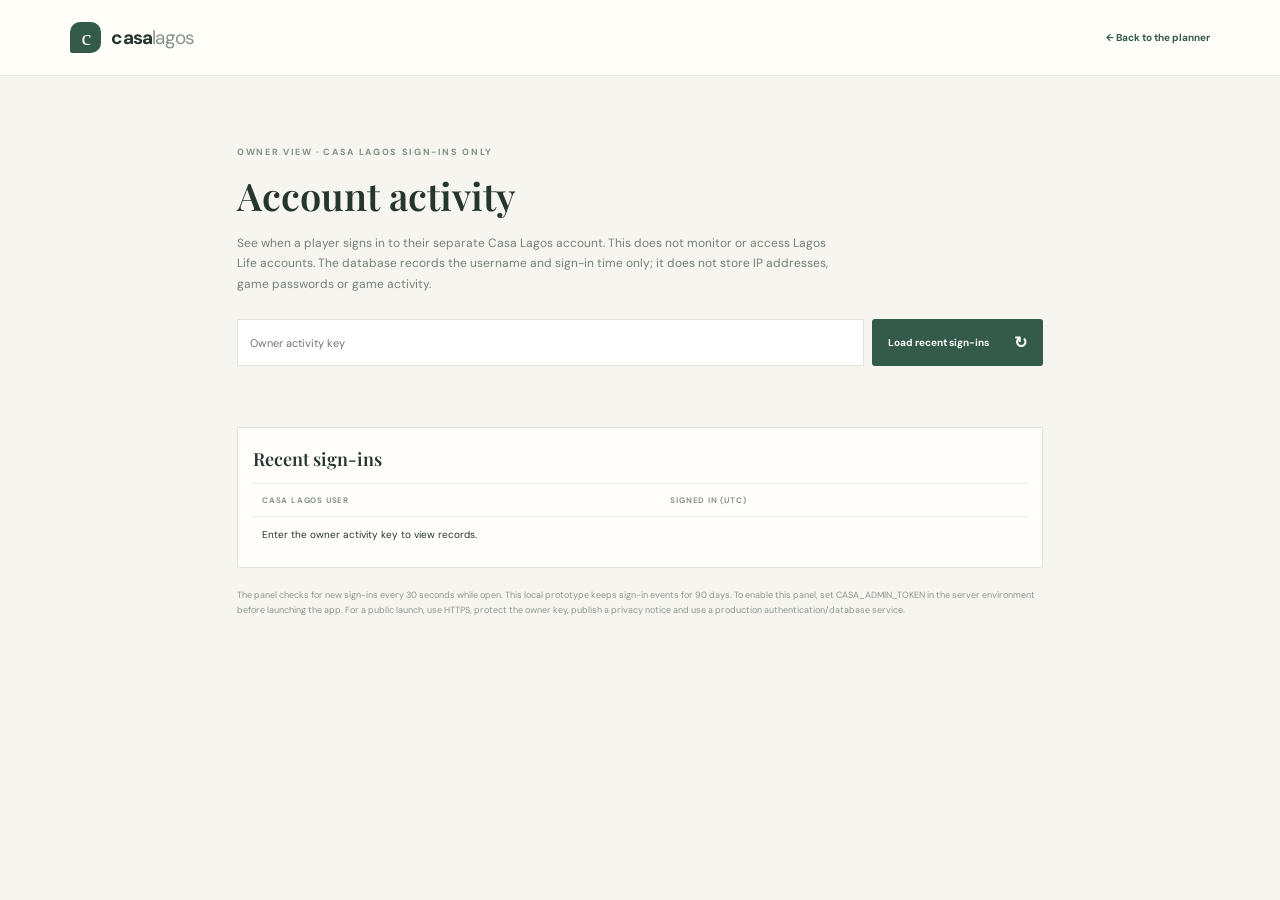
<file: admin.html>
<!doctype html><html lang="en"><head><meta charset="utf-8"><meta name="viewport" content="width=device-width,initial-scale=1"><title>Casa Lagos · Owner activity</title><link rel="preconnect" href="https://fonts.googleapis.com"><link href="https://fonts.googleapis.com/css2?family=DM+Sans:wght@400;500;600;700&family=Playfair+Display:wght@600;700&display=swap" rel="stylesheet"><link rel="stylesheet" href="styles.css"><style>.admin-wrap{max-width:850px;margin:70px auto;padding:0 22px}.admin-wrap h1{font:600 38px 'Playfair Display';margin:12px 0}.admin-intro{font-size:12px;color:#738077;line-height:1.7;max-width:600px}.admin-form{display:flex;gap:8px;margin:25px 0}.admin-form input{flex:1;min-width:0;border:1px solid var(--line);padding:12px;font-size:11px}.admin-alert{background:#fffefa;border:1px solid var(--line);padding:15px;margin-top:20px}.admin-alert h2{font:600 18px 'Playfair Display';margin:4px 0 12px}.admin-table{width:100%;border-collapse:collapse;font-size:10px}.admin-table th,.admin-table td{text-align:left;padding:11px 9px;border-top:1px solid #eeede7}.admin-table th{font-size:8px;letter-spacing:.8px;color:#89948b}.admin-note{font-size:9px;color:#8c968e;line-height:1.7;margin-top:20px}.admin-msg{font-size:10px;color:#69826c;min-height:16px}.admin-msg.error{color:#a65344}.new-alert{display:none;background:#eaf1e7;border:1px solid #d6e2d3;color:#3e6749;padding:11px 12px;font-size:10px;margin:10px 0}.new-alert.show{display:block}.integration-links{display:flex;gap:12px;margin-left:auto}.integration-links a{font-size:8px;color:#58735e}@media(max-width:600px){.admin-form{flex-direction:column}.admin-wrap{margin:45px auto}.admin-table{font-size:9px}}</style></head><body><header class="topbar"><a class="brand" href="index.html"><span class="brand-mark">c</span><span>casa<span class="brand-light">lagos</span></span></a><a class="text-link" href="index.html">← Back to the planner</a></header><main class="admin-wrap"><div class="eyebrow">OWNER VIEW · CASA LAGOS SIGN-INS ONLY</div><h1>Account activity</h1><p class="admin-intro">See when a player signs in to their separate Casa Lagos account. This does not monitor or access Lagos Life accounts. The database records the username and sign-in time only; it does not store IP addresses, game passwords or game activity.</p><form class="admin-form" id="adminForm"><input id="adminToken" type="password" autocomplete="current-password" placeholder="Owner activity key" required><button class="primary" type="submit">Load recent sign-ins <span>↻</span></button></form><p class="admin-msg" id="adminMessage" aria-live="polite"></p><div class="new-alert" id="newAlert" role="status" aria-live="polite"></div><section class="admin-alert"><h2>Recent sign-ins <span id="eventCount" style="font:400 10px 'DM Sans';color:#879188"></span></h2><table class="admin-table"><thead><tr><th>CASA LAGOS USER</th><th>SIGNED IN (UTC)</th></tr></thead><tbody id="events"><tr><td colspan="2">Enter the owner activity key to view records.</td></tr></tbody></table></section><p class="admin-note">The panel checks for new sign-ins every 30 seconds while open. This local prototype keeps sign-in events for 90 days. To enable this panel, set CASA_ADMIN_TOKEN in the server environment before launching the app. For a public launch, use HTTPS, protect the owner key, publish a privacy notice and use a production authentication/database service.</p></main><script>
const form=document.getElementById('adminForm'),msg=document.getElementById('adminMessage'),body=document.getElementById('events'),count=document.getElementById('eventCount');const prior=sessionStorage.getItem('casa_admin_token');if(prior)document.getElementById('adminToken').value=prior;let seen=new Set(),started=false;async function refresh(silent=false){const token=document.getElementById('adminToken').value;if(!token)return;try{const r=await fetch('/api/admin/activity',{headers:{'X-Admin-Token':token},cache:'no-store'});const d=await r.json();if(!r.ok)throw Error(d.error||'Could not load activity.');sessionStorage.setItem('casa_admin_token',token);const fresh=started?d.logins.filter(x=>!seen.has(x.id)):[];d.logins.forEach(x=>seen.add(x.id));count.textContent=`· ${d.logins.length} shown`;body.innerHTML=d.logins.length?d.logins.map(x=>`<tr><td>${safe(x.username)}</td><td>${new Date(x.created_at).toLocaleString()}</td></tr>`).join(''):'<tr><td colspan="2">No sign-ins recorded yet.</td></tr>';if(fresh.length){const a=document.getElementById('newAlert');a.textContent=`New Casa Lagos sign-in${fresh.length>1?'s':''}: ${fresh.map(x=>'@'+x.username).join(', ')}`;a.classList.add('show')}if(!silent)msg.textContent='Live activity loaded · refreshes every 30 seconds.';msg.className='admin-msg';started=true}catch(err){if(!silent){msg.className='admin-msg error';msg.textContent=err.message;body.innerHTML='<tr><td colspan="2">No activity loaded.</td></tr>'}}}form.addEventListener('submit',async e=>{e.preventDefault();msg.textContent='Loading…';await refresh();if(!window.casaActivityTimer)window.casaActivityTimer=setInterval(()=>refresh(true),30000)});function safe(v){const d=document.createElement('div');d.textContent=v;return d.innerHTML}
</script></body></html>
</file>
<file: styles.css>
:root{--ink:#24362e;--muted:#6d7971;--cream:#f7f5ef;--paper:#fffefa;--green:#345b49;--green2:#718a75;--mint:#e6ece3;--coral:#cc8163;--line:#e4e2d9;--gold:#c49b56}*{box-sizing:border-box}html{scroll-behavior:smooth}body{margin:0;background:var(--cream);color:var(--ink);font-family:'DM Sans',sans-serif}a{color:inherit;text-decoration:none}button,input{font:inherit}.topbar{height:76px;display:flex;align-items:center;justify-content:space-between;padding:0 5.5%;background:#fffefaee;border-bottom:1px solid #ebe9e2;position:sticky;top:0;z-index:5;backdrop-filter:blur(12px)}.brand{display:flex;gap:10px;align-items:center;font-size:19px;font-weight:700;letter-spacing:-.8px}.brand-mark{width:31px;height:31px;border-radius:10px 10px 10px 2px;background:var(--green);color:#fff;display:grid;place-items:center;font:22px Georgia}.brand-light{font-weight:400;color:#87938a}.topbar nav{display:flex;gap:29px;font-size:11px;color:#768178}.topbar nav a.active{color:var(--ink);font-weight:700}.top-actions{display:flex;align-items:center;gap:13px}.game-link{font-size:10px;color:#6d7c70;font-weight:600}.game-link span{color:var(--coral);margin-left:4px}.connect{background:#fff;border:1px solid var(--line);border-radius:24px;padding:10px 14px;color:var(--ink);font-size:10px;font-weight:700;cursor:pointer}.menu{display:none;border:0;background:none;color:var(--ink);font-size:20px}.hero{max-width:1220px;margin:auto;padding:67px 30px 73px;display:grid;grid-template-columns:.87fr 1.13fr;gap:55px;align-items:center;min-height:525px}.eyebrow{font-size:9px;letter-spacing:1.65px;font-weight:700;color:#829286}.spark{color:var(--coral);font-size:13px;margin-right:6px}.hero h1,.section h2,.planner h2,.catalogue h2,.how h2,.cta h2{font-family:'Playfair Display',serif;letter-spacing:-1.35px}.hero h1{font-size:56px;line-height:1.05;margin:19px 0 15px}.hero h1 em,.catalogue h2 em,.cta h2 em{font-weight:600;color:#7b967f}.hero-copy>p{max-width:405px;color:var(--muted);line-height:1.8;font-size:13px}.hero-buttons{display:flex;align-items:center;gap:22px;margin-top:26px}.primary{display:inline-flex;align-items:center;justify-content:space-between;gap:25px;background:var(--green);color:white;padding:13px 16px;border-radius:3px;font-size:10px;font-weight:700;border:0;cursor:pointer}.primary span{font-size:16px}.text-link{font-size:10px;font-weight:700;color:var(--green)}.text-link span{font-size:15px;margin-left:5px}.game-note{display:flex;gap:11px;align-items:flex-start;margin-top:29px}.status-dot{width:7px;height:7px;border-radius:50%;background:#7b9b7d;box-shadow:0 0 0 3px #e1ebe0;flex:none;margin-top:4px}.game-note b,.game-note small{display:block}.game-note b{font-size:10px}.game-note small{font-size:9px;color:#88948a;margin-top:4px}.hero-art{height:360px;background:#edf0e8;border-radius:4px;position:relative;padding:18px 21px;overflow:hidden}.plan-head{display:flex;justify-content:space-between;align-items:center;position:relative;z-index:2}.plan-head>div{display:flex;flex-direction:column;gap:6px}.pill{font-size:7px;letter-spacing:1.2px;color:#7d8b80}.plan-head strong{font:600 14px 'Playfair Display'}.floor-switch{display:flex;background:#fffefa;border:1px solid #e4e4da;border-radius:20px;padding:4px;font-size:8px;color:#728075}.floor-switch b,.floor-switch i{font-style:normal;padding:7px 8px}.floor-switch b{background:#345b49;color:#fff;border-radius:15px}.floorplan{position:absolute;width:365px;height:250px;top:77px;left:50%;transform:translateX(-50%);border:7px solid #516353;box-shadow:0 7px 15px #283b3026;display:grid;grid-template-columns:1.25fr .75fr;grid-template-rows:1fr 1fr;background:#e2ded3;gap:5px;padding:5px;transform-origin:center;clip-path:polygon(8% 0,100% 0,100% 88%,92% 100%,0 100%,0 12%)}.plan-room{position:relative;overflow:hidden;background-color:#cfc4ae;background-image:linear-gradient(45deg,#ffffff11 25%,transparent 25%,transparent 75%,#ffffff11 75%),linear-gradient(45deg,#ffffff11 25%,transparent 25%,transparent 75%,#ffffff11 75%);background-size:22px 22px;background-position:0 0,11px 11px;border:2px solid #fbf5e9}.plan-room>span{position:absolute;top:5px;left:6px;font-size:6px;letter-spacing:.8px;color:#65776b;z-index:2}.living{grid-row:1/3;background-color:#d7cfbf}.kitchen,.bath{background-color:#d8ded6}.bedroom{background-color:#d0c9b9}.plan-rug{position:absolute;left:30%;top:35%;width:75px;height:50px;background:#748674;border:4px solid #e8dfc9;transform:rotate(-16deg);border-radius:2px}.plan-sofa{position:absolute;z-index:1;left:13%;top:40%;width:80px;height:24px;background:#647a68;border:4px solid #f3ead9;border-radius:6px;box-shadow:0 4px #485d4c}.plan-chair{position:absolute;left:28%;bottom:15%;width:24px;height:24px;background:#af8063;border:4px solid #f0e5d5;border-radius:4px}.plan-table{position:absolute;right:12%;top:56%;width:31px;height:25px;background:#9d7557;border:4px solid #e3d1b9;border-radius:2px}.plan-counter{position:absolute;left:13%;right:9%;top:36%;height:23px;background:#746858;border:4px solid #eee5d7}.plan-stove{position:absolute;right:18%;bottom:16%;height:22px;width:22px;background:#373d39;border:4px solid #eee5d7}.plan-bed{position:absolute;right:10%;top:24%;height:45px;width:38px;background:#6e8191;border:5px solid #ece4d4;border-radius:4px}.plan-wardrobe{position:absolute;left:11%;bottom:14%;height:28px;width:15px;background:#80694f}.plan-bath{position:absolute;left:8%;top:33%;width:50px;height:30px;border-radius:15px;background:#f3f4e9;border:4px solid #9baba0}.plan-sink{position:absolute;right:11%;bottom:13%;width:17px;height:14px;background:#f8f4e8;border:3px solid #a9b2a5;border-radius:50%}.tile-dots{position:absolute;bottom:8px;right:8px;background:#fffefa;padding:6px 8px;border-radius:2px;font-size:7px;color:#627464;box-shadow:0 2px 7px #17231d15}.plan-door{position:absolute;right:19%;bottom:-2px;height:15px;width:43px;background:#e6ddcb;border-top:4px solid #556a59}.art-caption{position:absolute;bottom:14px;left:20px;right:20px;display:flex;justify-content:space-between;align-items:center;font-size:8px;color:#77847a}.caption-dot{color:#bf8668;letter-spacing:4px}.ticker{height:47px;background:#e9eee6;display:flex;align-items:center;justify-content:space-evenly;color:#778779;font-size:8px;letter-spacing:1.5px}.ticker b{color:#cd8a67;font-size:12px}.section{max-width:1220px;margin:auto;padding:75px 30px}.section-head{display:flex;justify-content:space-between;align-items:end}.section h2,.planner h2,.catalogue h2,.how h2{font-size:34px;margin:12px 0 8px}.section-head p,.planner-heading p{font-size:11px;color:var(--muted);margin:0}.view-all{font-size:9px;font-weight:700;color:var(--green);padding-bottom:6px}.filters{border-bottom:1px solid var(--line);display:flex;gap:25px;align-items:center;margin-top:31px}.filter{padding:0 0 11px;border:0;background:none;color:#879189;font-size:9px;cursor:pointer;border-bottom:2px solid transparent;white-space:nowrap}.filter.active{color:var(--green);border-color:var(--green);font-weight:700}.filter span{background:#e7eae3;border-radius:20px;padding:3px 6px;margin-left:4px;font-size:8px}.filter-right{margin-left:auto;padding-bottom:9px;display:flex;gap:6px;color:#9ca69e}.filter-right input{background:none;border:0;font:9px 'DM Sans';outline:0;width:125px;color:var(--ink)}.home-grid{display:grid;grid-template-columns:repeat(3,1fr);gap:17px;margin-top:23px}.home-card{background:#fffefa;border:1px solid #e9e7df;overflow:hidden;transition:transform .2s,box-shadow .2s}.home-card:hover{transform:translateY(-3px);box-shadow:0 12px 25px #334a3d10}.home-visual{height:150px;position:relative;overflow:hidden;background:#e8ece5}.home-visual:before{content:'';position:absolute;inset:0;background:linear-gradient(135deg,#e7ede7,#e4d4c1)}.home-visual .tileplan{position:absolute;left:50%;top:53%;width:155px;height:100px;transform:translate(-50%,-50%) rotate(-8deg);display:grid;grid-template-columns:1fr 1fr;gap:4px;padding:5px;background:#536453;box-shadow:0 8px 16px #26382e25}.tileplan i{display:block;background-color:#d5cbb8;background-image:linear-gradient(90deg,#fff2 1px,transparent 1px),linear-gradient(#fff2 1px,transparent 1px);background-size:12px 12px;border:2px solid #f8f0df}.tileplan i:nth-child(2){background-color:#b8c1b6}.tileplan i:nth-child(3){background-color:#c4b29d}.tileplan i:nth-child(4){background-color:#e4e4d9}.home-visual.duplex .tileplan{width:195px;height:112px;grid-template-columns:1.3fr .7fr;transform:translate(-50%,-50%) rotate(-10deg)}.home-visual.starter .tileplan{width:120px;height:80px}.home-visual.coastal:before{background:linear-gradient(140deg,#dbe8e6,#dfd2bd)}.home-visual.dark:before{background:linear-gradient(140deg,#d9ded8,#b9bba8)}.home-visual.warm:before{background:linear-gradient(140deg,#e9e5d9,#ddc9af)}.home-visual .label{position:absolute;z-index:2;top:11px;left:12px;background:#fffefaeb;padding:5px 7px;font-size:7px;letter-spacing:.8px;color:#67786b}.home-meta{padding:13px 15px 15px}.home-meta h3{font:600 15px 'Playfair Display';margin:0 0 4px}.home-meta p{font-size:9px;color:#89938b;margin:0}.home-details{display:flex;justify-content:space-between;align-items:end;margin-top:13px;border-top:1px solid #f0eee8;padding-top:10px;font-size:9px;color:#79847c}.home-details strong{font-size:12px;color:var(--ink)}.home-details small{display:block;font-size:8px;font-weight:400;color:#90988f;margin-top:2px;text-align:right}.source-note{font-size:8px;line-height:1.6;color:#919a92;margin-top:13px}.planner{background:#e8ede6;padding:71px max(calc((100% - 1160px)/2),30px)}.planner-heading{display:flex;justify-content:space-between;align-items:end;margin-bottom:24px}.planner-heading h2{margin-bottom:7px}.build-status{display:flex;align-items:center;gap:8px;font-size:9px;color:#607463}.build-status small{font-size:8px;color:#8a958b;border-left:1px solid #cfd8cc;padding-left:9px}.builder{display:grid;grid-template-columns:1.17fr .83fr;background:#fffefa;box-shadow:0 16px 40px #263a2d0d;min-height:510px}.builder-stage{padding:15px;border-right:1px solid #e8e8e0}.stage-toolbar{display:flex;justify-content:space-between;align-items:center;font-size:8px;letter-spacing:1.1px;color:#78867b}.stage-toolbar>span i{color:var(--coral);font-style:normal;padding:0 4px}.stage-tab{border:0;background:#f1f3ee;padding:8px 10px;color:#7d887e;font-size:8px;cursor:pointer}.stage-tab:first-child{border-radius:3px 0 0 3px}.stage-tab:last-child{border-radius:0 3px 3px 0}.stage-tab.active{background:#345b49;color:#fff}.room-scene{height:385px;margin-top:12px;position:relative;overflow:hidden;background:#cfd3c5;border:8px solid #576758;box-shadow:inset 0 0 0 3px #f3eee1}.scene-grid{position:absolute;inset:0;background-color:#d4cbb8;background-image:linear-gradient(90deg,#f8f3e144 1px,transparent 1px),linear-gradient(#f8f3e144 1px,transparent 1px);background-size:31px 31px}.scene-wall{position:absolute;background:#455749;box-shadow:0 4px 0 #293a2e}.wall-back{height:11px;top:0;left:0;right:0}.wall-side{width:11px;top:0;bottom:0;left:0}.wall-mid{height:9px;left:48%;right:0;top:51%;background:#687665;transform:rotate(-1deg);box-shadow:0 3px 0 #36463a}.scene-zone{position:absolute}.scene-zone>span{position:absolute;top:-16px;left:0;font-size:7px;letter-spacing:1px;color:#526355;background:#f7f4eb;padding:3px 5px}.zone-lounge{left:7%;top:12%;width:40%;height:62%;background:#c5b69c66}.zone-kitchen{right:5%;top:8%;width:40%;height:35%;background:#d8ded766}.zone-bed{left:54%;bottom:8%;width:38%;height:36%;background:#aebbac66}.zone-bath{right:3%;bottom:8%;width:15%;height:37%;background:#dbe3db99}.scene-rug{position:absolute;left:24%;top:30%;width:50%;height:42%;background:#758776;border:7px solid #e8dfcc;box-shadow:inset 0 0 0 2px #aab6a4;transform:rotate(-9deg)}.scene-sofa{position:absolute;left:13%;top:25%;width:60%;height:23%;z-index:1;background:#607966;border:6px solid #ede5d5;border-radius:7px;box-shadow:0 5px #455a49}.scene-seat{position:absolute;left:18%;bottom:13%;width:23%;height:17%;z-index:1;background:#ad8266;border:5px solid #eadfc9;border-radius:5px}.scene-table{position:absolute;right:10%;top:50%;width:21%;height:15%;z-index:2;background:#93704e;border:4px solid #e3d3ba}.scene-lamp{position:absolute;right:6%;top:16%;height:26%;width:5px;background:#6b6b54}.scene-lamp:before{content:'';position:absolute;top:-7px;left:-10px;width:24px;height:15px;background:#e0c38b;clip-path:polygon(15% 0,85% 0,100% 100%,0 100%)}.scene-counter{position:absolute;left:10%;top:22%;width:77%;height:21%;background:#655b4e;border:5px solid #f2ead8}.scene-stove{position:absolute;right:14%;bottom:15%;width:26px;height:25px;background:#343a36;border:5px solid #f0e9d9}.scene-bed{position:absolute;right:8%;top:18%;width:45%;height:52%;background:#718194;border:8px solid #ede5d3;border-radius:5px}.scene-bed:before{content:'';position:absolute;left:8%;right:8%;top:8%;height:25%;background:#f1ebdc}.scene-cabinet{position:absolute;left:9%;bottom:12%;width:27%;height:22%;background:#7a674f}.scene-tub{position:absolute;left:15%;top:25%;width:72%;height:32%;border-radius:15px;background:#f3f0e4;border:7px solid #9daea3}.scene-label{position:absolute;bottom:9px;left:10px;background:#fffefaed;color:#69786c;padding:6px 8px;font-size:7px}.scene-bottom{display:flex;justify-content:space-between;margin-top:10px;font-size:8px;color:#879187}.scene-bottom span:first-child{font-weight:700;color:#536d59}.scene-up .zone-lounge{display:none}.scene-up .zone-kitchen{display:none}.scene-up .zone-bed{display:block;left:17%;top:18%;width:50%;height:60%}.scene-up .zone-bath{display:block;right:8%;top:20%;bottom:auto;width:25%;height:32%}.scene-up .scene-rug,.scene-up .scene-sofa,.scene-up .scene-seat,.scene-up .scene-table,.scene-up .scene-lamp{display:none}.scene-up .scene-bed{width:57%;height:54%}.item-panel{padding:19px 18px;display:flex;flex-direction:column}.panel-title{display:flex;justify-content:space-between;align-items:start}.panel-title h3{font:600 18px 'Playfair Display';margin:5px 0 0}.reset-btn{border:0;background:none;color:#839087;font-size:9px;cursor:pointer}.style-picks{display:grid;grid-template-columns:repeat(4,1fr);gap:5px;margin:15px 0 16px}.look-chip{border:1px solid #e5e7df;background:#fafaf6;padding:8px 4px;text-align:left;font-size:8px;color:#536357;cursor:pointer}.look-chip.selected{border-color:#6c8a71;background:#eef3ec}.look-chip small{font-size:7px;color:#919a91}.catalog-label{display:flex;justify-content:space-between;align-items:center;font-size:7px;letter-spacing:1px;color:#89948b;margin-bottom:7px}.catalog-label label{font-size:0}.catalog-label input{width:106px;border:1px solid #e7e7df;padding:5px 7px;font:8px 'DM Sans';letter-spacing:0;outline-color:#8ca08e}.item-list{overflow-y:auto;max-height:200px;border-top:1px solid #eeede6}.item-option{display:grid;grid-template-columns:1fr auto;align-items:center;gap:3px 8px;border-bottom:1px solid #eeede6;padding:9px 2px}.item-option b{font-size:9px;font-weight:600}.item-option small{display:block;color:#8a948b;font-size:7px;margin-top:3px}.item-option .price{font-size:9px;font-weight:700;text-align:right}.item-option .add-item{grid-column:2;grid-row:1/3;background:#eef2eb;border:1px solid #e0e7dc;border-radius:2px;color:#46644e;padding:6px 8px;font-size:8px;cursor:pointer;min-width:60px}.item-option .add-item.added{background:#345b49;color:#fff}.budget-summary{margin-top:auto;padding-top:13px}.budget-line-top{display:flex;justify-content:space-between;align-items:end;font-size:7px;letter-spacing:.8px;color:#879188}.budget-line-top b{font-size:16px;letter-spacing:0;color:var(--ink)}.budget-meter{height:4px;background:#e5e9e2;border-radius:3px;margin:9px 0 5px;overflow:hidden}.budget-meter span{display:block;height:100%;width:0;background:#759276;transition:width .25s}.budget-foot{display:flex;justify-content:space-between;color:#8b958c;font-size:8px}.save-plan{width:100%;margin-top:12px}.saved-status{min-height:14px;font-size:8px;color:#6c856e;padding-top:5px}.planner-footnote{display:flex;justify-content:space-between;margin-top:12px;font-size:8px;color:#829084}.inspiration{max-width:1220px;margin:auto;padding:78px 30px}.unofficial{font-size:8px;letter-spacing:1px;color:#89948b;border:1px solid #e1e2da;padding:7px 9px}.story-grid{display:grid;grid-template-columns:repeat(3,1fr);gap:17px;margin-top:25px}.story-card{display:block;background:#fffefa;border:1px solid #e9e7df;transition:transform .2s}.story-card:hover{transform:translateY(-3px)}.story-visual{height:165px;position:relative;overflow:hidden;background:#e8e7df}.story-visual small{position:absolute;left:13px;bottom:11px;font-size:7px;letter-spacing:1px;color:#fff;text-shadow:0 1px 3px #233}.story-visual .play{position:absolute;right:12px;top:11px;z-index:2;width:25px;height:25px;display:grid;place-items:center;background:#fffefa;color:#345b49;border-radius:50%;font-size:13px}.empty-tiles{background:linear-gradient(135deg,#d5decf,#b7c3ae)}.empty-tiles:before{content:'';position:absolute;width:240px;height:130px;left:50%;top:54%;transform:translate(-50%,-50%) rotate(-11deg);background-color:#c9bda6;background-image:linear-gradient(90deg,#f5efdf55 1px,transparent 1px),linear-gradient(#f5efdf55 1px,transparent 1px);background-size:19px 19px;border:8px solid #536556;box-shadow:0 10px 18px #21372d38}.empty-tiles i,.empty-tiles b,.empty-tiles em{position:absolute;z-index:1;display:block;background:#687e6b}.empty-tiles i{left:28%;top:29%;width:70px;height:18px}.empty-tiles b{right:23%;bottom:26%;width:38px;height:27px;background:#ad8063}.empty-tiles em{right:31%;top:32%;width:2px;height:74px;background:#7f6e53}.rich-room{background:linear-gradient(135deg,#8d7a63,#d7bea0)}.rich-room:before{content:'';position:absolute;inset:15% 12%;background:#d9c9b0;border:8px solid #4f5948;transform:perspective(450px) rotateX(40deg);background-image:linear-gradient(45deg,#fff2 25%,transparent 25%,transparent 75%,#fff2 75%),linear-gradient(45deg,#fff2 25%,transparent 25%,transparent 75%,#fff2 75%);background-size:20px 20px;background-position:0 0,10px 10px}.rich-room i{position:absolute;z-index:1;left:32%;top:42%;width:122px;height:65px;background:#86664d;border:13px solid #f0e8d7;transform:rotate(-8deg)}.rich-room b{position:absolute;z-index:1;left:40%;top:47%;width:36px;height:50px;background:#765a44;transform:rotate(-8deg)}.rich-room em{position:absolute;z-index:1;right:25%;top:30%;width:37px;height:25px;background:#a48364;border:6px solid #eee4d1}.white-room{background:linear-gradient(135deg,#dcebf2,#f0eee8)}.white-room:before{content:'';position:absolute;inset:14% 12%;background:#edece6;border:8px solid #65776b;transform:perspective(450px) rotateX(40deg);background-image:linear-gradient(90deg,#bcb9ad55 1px,transparent 1px),linear-gradient(#bcb9ad55 1px,transparent 1px);background-size:20px 20px}.white-room i{position:absolute;z-index:1;left:31%;top:44%;width:131px;height:55px;background:#f7f5ee;border:10px solid #bfc4bb;transform:rotate(-7deg)}.white-room b{position:absolute;z-index:1;left:48%;top:30%;width:34px;height:34px;background:#ece4d4;border:5px solid #b8ae99;border-radius:50%}.white-room em{position:absolute;z-index:1;right:23%;top:26%;width:6px;height:51px;background:#b2a079}.story-copy{padding:14px 15px 16px}.story-copy>span{font-size:8px;color:#8c978e}.story-copy h3{font:600 16px 'Playfair Display';margin:8px 0 5px}.story-copy p{font-size:9px;line-height:1.7;color:#78847b;margin:0;min-height:44px}.story-link{font-size:8px;display:block;color:#476950;margin-top:12px}.story-link span{margin-left:8px}.catalogue{padding:76px max(calc((100% - 1160px)/2),30px);background:#e9eee7;display:grid;grid-template-columns:.78fr 1.22fr;gap:70px;align-items:center}.catalogue h2{font-size:32px;line-height:1.2}.catalogue-copy>p{font-size:11px;color:#728077;line-height:1.8;max-width:360px}.rating-note{border-top:1px solid #d8dfd5;padding:11px 0;display:grid;grid-template-columns:100px 1fr;gap:10px;font-size:8px;color:#718076}.rating-note b{color:#415b49}.catalogue-copy .text-link{display:inline-block;margin-top:15px}.catalogue-card{background:#fffefa;border:1px solid #e4e4dc;padding:18px 20px}.catalogue-top{display:flex;justify-content:space-between;font-size:7px;letter-spacing:1px;color:#8d988f;margin-bottom:13px}.catalogue-live{color:#79877b}.catalogue-live i{display:inline-block;width:6px;height:6px;background:#8da68c;border-radius:50%;margin-right:4px}.catalogue-row{display:grid;grid-template-columns:1fr 1fr 90px;align-items:center;padding:10px 0;border-top:1px solid #efeee8;font-size:9px}.catalogue-row small{font-size:8px;color:#849087}.catalogue-row b{text-align:right;font-size:10px}.catalogue-row.header{font-size:7px;letter-spacing:.8px;color:#9aa39a;border:0}.catalogue-foot{border-top:1px solid #efeee8;margin-top:2px;padding-top:11px;font-size:8px;line-height:1.6;color:#939c94}.how{max-width:1160px;margin:auto;padding:74px 30px}.how h2{font-size:33px;margin:11px 0 23px}.how-steps{display:grid;grid-template-columns:repeat(3,1fr);gap:25px}.how-steps>div{border-top:1px solid #dcded6;padding:15px 10px 10px 0;position:relative}.how-steps span{display:block;color:#9aa59b;font-size:9px;margin-bottom:14px}.how-steps b{font:600 15px 'Playfair Display'}.how-steps p{max-width:280px;font-size:9px;line-height:1.7;color:#7c877e}.integration-note{display:flex;align-items:center;gap:12px;background:#edf0e9;padding:15px;margin-top:18px}.integration-note>span{color:#6e8a71;font-size:18px}.integration-note b,.integration-note small{display:block}.integration-note b{font-size:9px}.integration-note small{font-size:8px;color:#7d897f;margin-top:4px}.integration-note a{margin-left:auto;font-size:8px;color:#58735e}.cta{text-align:center;background:#3d624f;color:white;padding:62px 20px;position:relative;overflow:hidden}.cta .eyebrow{color:#c3d2c4}.cta h2{font-size:37px;line-height:1.15;margin:14px 0 20px}.cta h2 em{color:#c4d4c3}.primary.light{background:#f6f4ed;color:#335846}.cta-flower{position:absolute;right:16%;top:14%;font-size:70px;color:#8baa91;opacity:.35}footer{padding:21px 5.5%;display:flex;align-items:center;justify-content:space-between;background:#fffefa;font-size:8px;color:#89948b}footer .brand{font-size:15px;color:var(--ink)}footer .brand-mark{width:27px;height:27px;font-size:18px}.admin-link{color:#78877a}.modal-backdrop{position:fixed;inset:0;background:#1b2c2375;z-index:10;display:none;align-items:center;justify-content:center;padding:20px}.modal-backdrop.open{display:flex}.modal{position:relative;background:#fffefa;padding:32px;width:min(420px,100%);box-shadow:0 25px 80px #14251d38}.account-modal{text-align:center}.modal-close{position:absolute;right:13px;top:9px;border:0;background:none;font-size:24px;color:#768279;cursor:pointer}.modal-symbol{width:42px;height:42px;border-radius:14px 14px 14px 3px;background:#e5eee4;color:var(--green);font-size:25px;display:grid;place-items:center;margin:0 auto 16px}.modal h2{font:600 25px 'Playfair Display';margin:10px 0}.modal>p{font-size:10px;line-height:1.7;color:#758078}.auth-tabs{display:flex;border-bottom:1px solid var(--line);margin:18px 0 12px}.auth-tabs button{flex:1;padding:10px;border:0;border-bottom:2px solid transparent;background:none;color:#879188;font-size:9px;cursor:pointer}.auth-tabs button.active{border-color:var(--green);color:var(--green);font-weight:700}.account-modal form{text-align:left}.account-modal form>label:not(.consent){display:block;margin:10px 0;font-size:9px;color:#5e6e62}.account-modal form>label input{display:block;width:100%;padding:10px;border:1px solid #e2e4dc;background:#fdfcf8;margin-top:5px;font-size:10px;outline-color:#8ba18c}.consent{display:flex;gap:8px;align-items:flex-start;margin:14px 0;font-size:8px;line-height:1.5;color:#77837a}.consent input{margin-top:1px}.auth-submit{width:100%}.form-message{font-size:8px;min-height:12px;color:#6c856e}.form-message.error{color:#a65344}
@media(max-width:900px){.topbar{padding:0 22px}.topbar nav{gap:17px}.hero{gap:35px;padding-left:22px;padding-right:22px}.hero-art{height:325px}.floorplan{transform:translateX(-50%) scale(.88);transform-origin:center top}.planner{padding:65px 22px}.builder{grid-template-columns:1fr .95fr}.room-scene{height:350px}.catalogue{padding:65px 22px;gap:35px}.section{padding:65px 22px}.home-grid{gap:12px}.story-grid{gap:12px}}
@media(max-width:680px){.topbar{height:65px}.topbar nav{display:none}.top-actions{margin-left:auto;margin-right:10px}.game-link{font-size:9px}.connect{font-size:9px;padding:9px 10px}.menu{display:block}.hero{padding:50px 20px;grid-template-columns:1fr;gap:28px}.hero h1{font-size:48px}.hero-art{height:310px}.floorplan{top:68px;transform:translateX(-50%) scale(.78);transform-origin:center top}.ticker{overflow:hidden;gap:18px;white-space:nowrap}.ticker span:nth-of-type(3),.ticker b:nth-of-type(2){display:none}.section{padding:57px 20px}.section-head{display:block}.section h2,.planner h2{font-size:30px}.view-all{display:inline-block;margin-top:15px}.filters{gap:17px;overflow:auto}.filter-right{display:none}.home-grid{grid-template-columns:repeat(2,1fr)}.home-visual{height:120px}.home-details{align-items:end}.home-details span{max-width:115px;line-height:1.5}.planner{padding:57px 16px}.planner-heading{display:block}.build-status{margin-top:12px}.builder{grid-template-columns:1fr}.builder-stage{border-right:0;border-bottom:1px solid #e8e8e0}.room-scene{height:340px}.item-panel{min-height:450px}.item-list{max-height:230px}.planner-footnote{display:block;line-height:1.7}.story-grid{grid-template-columns:1fr}.story-visual{height:195px}.story-copy p{min-height:0}.catalogue{padding:57px 20px;grid-template-columns:1fr;gap:25px}.catalogue h2{font-size:30px}.catalogue-card{padding:15px}.how{padding:57px 20px}.how-steps{grid-template-columns:1fr;gap:3px}.how-steps>div{padding:12px 0}.how-steps span{margin-bottom:6px}.integration-note{align-items:flex-start}.integration-note a{white-space:nowrap}footer{padding:18px 20px;flex-wrap:wrap;gap:12px}footer>span:nth-child(2){order:2;width:100%}.cta h2{font-size:33px}.cta-flower{right:4%;font-size:44px}}
@media(max-width:400px){.game-link{display:none}.hero h1{font-size:43px}.home-grid{grid-template-columns:1fr}.home-visual{height:150px}.floorplan{transform:translateX(-50%) scale(.7)}.floor-switch{font-size:7px}.catalogue-row{grid-template-columns:1fr .8fr 72px}.planner-heading h2{font-size:28px}}
.plan-home{display:flex;justify-content:space-between;width:100%;margin-top:13px;padding:9px 0 0;border:0;border-top:1px solid #f0eee8;background:none;color:#4c6b54;font-size:8px;font-weight:700;cursor:pointer}.plan-home span{font-size:13px}.item-empty{font-size:9px;color:#8b958c}.saved-plans-trigger{padding:6px 0;border:0;background:none;color:#58745d;text-align:left;font-size:8px;cursor:pointer}.saved-plans{display:none;max-height:110px;overflow:auto;border-top:1px solid #ecece5}.saved-plans.visible{display:block}.saved-plan-row{padding:7px 0;border-bottom:1px solid #eeede7;font-size:8px;display:flex;justify-content:space-between;gap:6px}.saved-plan-row b{font-weight:600}.saved-plan-row small{color:#858f87}
.scene-rug,.scene-sofa,.scene-seat,.scene-art,.scene-plant,.scene-statue{opacity:0;transition:opacity .18s,transform .18s}.room-scene.has-rug .scene-rug,.room-scene.has-sofa .scene-sofa,.room-scene.has-chair .scene-seat,.room-scene.has-poster .scene-art,.room-scene.has-adire .scene-art,.room-scene.has-plant .scene-plant,.room-scene.has-lion .scene-statue{opacity:1}.scene-art{position:absolute;left:16%;top:19%;z-index:2;width:31px;height:25px;background:#c68c69;border:4px solid #f0e6d6;box-shadow:0 2px 3px #3334}.scene-art:after{content:'';display:block;width:100%;height:100%;background:linear-gradient(135deg,#6d8b76 0 45%,#e0c28c 46% 61%,#8094a1 62%)}.scene-plant{position:absolute;left:10%;bottom:12%;z-index:2;width:20px;height:34px;background:#819579;border-radius:80% 5% 70% 10%}.scene-plant:after{content:'';position:absolute;bottom:-7px;left:3px;width:15px;height:11px;background:#aa8064;clip-path:polygon(0 0,100% 0,85% 100%,15% 100%)}.scene-statue{position:absolute;right:8%;top:16%;z-index:2;width:18px;height:20px;background:#c19b55;clip-path:polygon(50% 0,68% 18%,100% 25%,80% 50%,88% 100%,12% 100%,20% 50%,0 25%,32% 18%)}.scene-up .scene-art,.scene-up .scene-plant,.scene-up .scene-statue{display:none}
.copy-brief{display:block;padding:7px 0 3px;border:0;background:none;color:#5d795f;text-align:left;font-size:8px;font-weight:600;cursor:pointer}
.integration-links{display:flex;gap:12px;margin-left:auto}.integration-links a{font-size:8px;color:#58735e}
</file>
